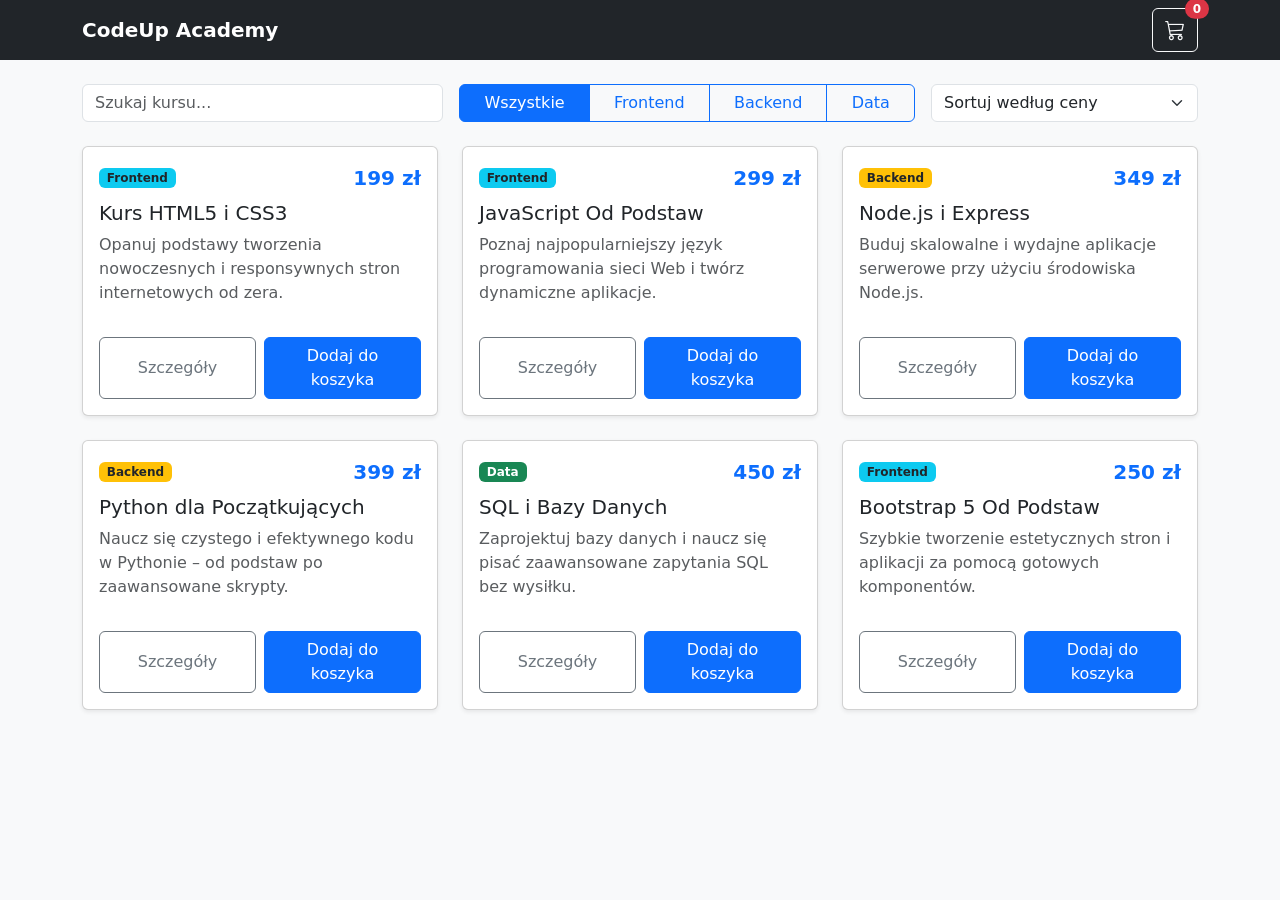
<file: strona/index.html>
<!DOCTYPE html>
<html lang="pl">
<head>
  <meta charset="UTF-8">
  <meta name="viewport" content="width=device-width, initial-scale=1.0">
  <title>CodeUp Academy - Katalog Kursów</title>
  <!-- Bootstrap 5 CSS -->
  <link href="https://cdn.jsdelivr.net/npm/bootstrap@5.3.0/dist/css/bootstrap.min.css" rel="stylesheet">
  <!-- Ikony Bootstrap -->
  <link href="https://cdn.jsdelivr.net/npm/bootstrap-icons@1.10.5/font/bootstrap-icons.css" rel="stylesheet">
  <link rel="stylesheet" href="style.css">
</head>
<body>

  <!-- Navbar -->
  <nav class="navbar navbar-expand-lg navbar-dark bg-dark sticky-top">
    <div class="container">
      <a class="navbar-brand fw-bold" href="#">CodeUp Academy</a>
      <button class="btn btn-outline-light position-relative" data-bs-toggle="modal" data-bs-target="#cartModal">
        <i class="bi bi-cart3 fs-5"></i>
        <span id="cart-badge" class="position-absolute top-0 start-100 translate-middle badge rounded-pill bg-danger">
          0
        </span>
      </button>
    </div>
  </nav>

  <!-- Pasek narzędzi: Wyszukiwarka, Filtry, Sortowanie -->
  <div class="container my-4">
    <div class="row g-3 align-items-center">
      <!-- Wyszukiwarka -->
      <div class="col-md-4">
        <input type="text" id="search-input" class="form-control" placeholder="Szukaj kursu...">
      </div>
      
      <!-- Filtry kategorii -->
      <div class="col-md-5 text-center">
        <div class="btn-group w-100" role="group" id="category-filters">
          <button type="button" class="btn btn-outline-primary active" data-category="all">Wszystkie</button>
          <button type="button" class="btn btn-outline-primary" data-category="Frontend">Frontend</button>
          <button type="button" class="btn btn-outline-primary" data-category="Backend">Backend</button>
          <button type="button" class="btn btn-outline-primary" data-category="Data">Data</button>
        </div>
      </div>

      <!-- Sortowanie -->
      <div class="col-md-3 text-end">
        <select id="sort-select" class="form-select">
          <option value="default" selected>Sortuj według ceny</option>
          <option value="asc">Cena: od najniższej</option>
          <option value="desc">Cena: od najwyższej</option>
        </select>
      </div>
    </div>
  </div>

  <!-- Katalog Kursów -->
  <main class="container mb-5">
    <div class="row g-4" id="courses-container">

      <!-- Kurs 1 -->
      <div class="col-md-6 col-lg-4 course-card-wrapper" 
           data-kategoria="Frontend" 
           data-price="199" 
           data-nazwa="Kurs HTML5 i CSS3" 
           data-opis="Opanuj podstawy tworzenia nowoczesnych i responsywnych stron internetowych od zera.">
        <div class="card h-100 shadow-sm">
          <div class="card-body d-flex flex-column">
            <div class="d-flex justify-content-between align-items-center mb-2">
              <span class="badge bg-info text-dark">Frontend</span>
              <span class="fw-bold fs-5 text-primary">199 zł</span>
            </div>
            <h5 class="card-title">Kurs HTML5 i CSS3</h5>
            <p class="card-text text-muted flex-grow-1">Opanuj podstawy tworzenia nowoczesnych i responsywnych stron internetowych od zera.</p>
            <div class="mt-3 d-flex gap-2">
              <button class="btn btn-outline-secondary w-50 btn-details">Szczegóły</button>
              <button class="btn btn-primary w-50 btn-add-cart">Dodaj do koszyka</button>
            </div>
          </div>
        </div>
      </div>

      <!-- Kurs 2 -->
      <div class="col-md-6 col-lg-4 course-card-wrapper" 
           data-kategoria="Frontend" 
           data-price="299" 
           data-nazwa="JavaScript Od Podstaw" 
           data-opis="Poznaj najpopularniejszy język programowania sieci Web i twórz dynamiczne aplikacje.">
        <div class="card h-100 shadow-sm">
          <div class="card-body d-flex flex-column">
            <div class="d-flex justify-content-between align-items-center mb-2">
              <span class="badge bg-info text-dark">Frontend</span>
              <span class="fw-bold fs-5 text-primary">299 zł</span>
            </div>
            <h5 class="card-title">JavaScript Od Podstaw</h5>
            <p class="card-text text-muted flex-grow-1">Poznaj najpopularniejszy język programowania sieci Web i twórz dynamiczne aplikacje.</p>
            <div class="mt-3 d-flex gap-2">
              <button class="btn btn-outline-secondary w-50 btn-details">Szczegóły</button>
              <button class="btn btn-primary w-50 btn-add-cart">Dodaj do koszyka</button>
            </div>
          </div>
        </div>
      </div>

      <!-- Kurs 3 -->
      <div class="col-md-6 col-lg-4 course-card-wrapper" 
           data-kategoria="Backend" 
           data-price="349" 
           data-nazwa="Node.js i Express" 
           data-opis="Buduj skalowalne i wydajne aplikacje serwerowe przy użyciu środowiska Node.js.">
        <div class="card h-100 shadow-sm">
          <div class="card-body d-flex flex-column">
            <div class="d-flex justify-content-between align-items-center mb-2">
              <span class="badge bg-warning text-dark">Backend</span>
              <span class="fw-bold fs-5 text-primary">349 zł</span>
            </div>
            <h5 class="card-title">Node.js i Express</h5>
            <p class="card-text text-muted flex-grow-1">Buduj skalowalne i wydajne aplikacje serwerowe przy użyciu środowiska Node.js.</p>
            <div class="mt-3 d-flex gap-2">
              <button class="btn btn-outline-secondary w-50 btn-details">Szczegóły</button>
              <button class="btn btn-primary w-50 btn-add-cart">Dodaj do koszyka</button>
            </div>
          </div>
        </div>
      </div>

      <!-- Kurs 4 -->
      <div class="col-md-6 col-lg-4 course-card-wrapper" 
           data-kategoria="Backend" 
           data-price="399" 
           data-nazwa="Python dla Początkujących" 
           data-opis="Naucz się czystego i efektywnego kodu w Pythonie – od podstaw po zaawansowane skrypty.">
        <div class="card h-100 shadow-sm">
          <div class="card-body d-flex flex-column">
            <div class="d-flex justify-content-between align-items-center mb-2">
              <span class="badge bg-warning text-dark">Backend</span>
              <span class="fw-bold fs-5 text-primary">399 zł</span>
            </div>
            <h5 class="card-title">Python dla Początkujących</h5>
            <p class="card-text text-muted flex-grow-1">Naucz się czystego i efektywnego kodu w Pythonie – od podstaw po zaawansowane skrypty.</p>
            <div class="mt-3 d-flex gap-2">
              <button class="btn btn-outline-secondary w-50 btn-details">Szczegóły</button>
              <button class="btn btn-primary w-50 btn-add-cart">Dodaj do koszyka</button>
            </div>
          </div>
        </div>
      </div>

      <!-- Kurs 5 -->
      <div class="col-md-6 col-lg-4 course-card-wrapper" 
           data-kategoria="Data" 
           data-price="450" 
           data-nazwa="SQL i Bazy Danych" 
           data-opis="Zaprojektuj bazy danych i naucz się pisać zaawansowane zapytania SQL bez wysiłku.">
        <div class="card h-100 shadow-sm">
          <div class="card-body d-flex flex-column">
            <div class="d-flex justify-content-between align-items-center mb-2">
              <span class="badge bg-success">Data</span>
              <span class="fw-bold fs-5 text-primary">450 zł</span>
            </div>
            <h5 class="card-title">SQL i Bazy Danych</h5>
            <p class="card-text text-muted flex-grow-1">Zaprojektuj bazy danych i naucz się pisać zaawansowane zapytania SQL bez wysiłku.</p>
            <div class="mt-3 d-flex gap-2">
              <button class="btn btn-outline-secondary w-50 btn-details">Szczegóły</button>
              <button class="btn btn-primary w-50 btn-add-cart">Dodaj do koszyka</button>
            </div>
          </div>
        </div>
      </div>

      <!-- Kurs 6 -->
      <div class="col-md-6 col-lg-4 course-card-wrapper" 
           data-kategoria="Frontend" 
           data-price="250" 
           data-nazwa="Bootstrap 5 Od Podstaw" 
           data-opis="Szybkie tworzenie estetycznych stron i aplikacji za pomocą gotowych komponentów.">
        <div class="card h-100 shadow-sm">
          <div class="card-body d-flex flex-column">
            <div class="d-flex justify-content-between align-items-center mb-2">
              <span class="badge bg-info text-dark">Frontend</span>
              <span class="fw-bold fs-5 text-primary">250 zł</span>
            </div>
            <h5 class="card-title">Bootstrap 5 Od Podstaw</h5>
            <p class="card-text text-muted flex-grow-1">Szybkie tworzenie estetycznych stron i aplikacji za pomocą gotowych komponentów.</p>
            <div class="mt-3 d-flex gap-2">
              <button class="btn btn-outline-secondary w-50 btn-details">Szczegóły</button>
              <button class="btn btn-primary w-50 btn-add-cart">Dodaj do koszyka</button>
            </div>
          </div>
        </div>
      </div>

    </div>
  </main>

  <!-- Wspólny Modal Szczegółów Kursu -->
  <div class="modal fade" id="courseModal" tabindex="-1" aria-hidden="true">
    <div class="modal-dialog">
      <div class="modal-content">
        <div class="modal-header">
          <h5 class="modal-title" id="modal-course-title">Nazwa kursu</h5>
          <button type="button" class="btn-close" data-bs-dismiss="modal" aria-label="Zamknij"></button>
        </div>
        <div class="modal-body">
          <p><strong>Kategoria:</strong> <span id="modal-course-category" class="badge bg-primary"></span></p>
          <p><strong>Cena:</strong> <span id="modal-course-price" class="fw-bold text-success"></span></p>
          <p><strong>Opis:</strong></p>
          <p id="modal-course-description" class="text-muted"></p>
        </div>
        <div class="modal-footer">
          <button type="button" class="btn btn-secondary" data-bs-dismiss="modal">Zamknij</button>
        </div>
      </div>
    </div>
  </div>

  <!-- Modal Koszyka -->
  <div class="modal fade" id="cartModal" tabindex="-1" aria-hidden="true">
    <div class="modal-dialog">
      <div class="modal-content">
        <div class="modal-header">
          <h5 class="modal-title">Twój Koszyk</h5>
          <button type="button" class="btn-close" data-bs-dismiss="modal" aria-label="Zamknij"></button>
        </div>
        <div class="modal-body">
          <ul id="cart-list" class="list-group mb-3">
            <!-- Tutaj dynamicznie pojawią się elementy koszyka -->
          </ul>
          <div class="d-flex justify-content-between align-items-center">
            <span class="fw-bold">Łącznie:</span>
            <span id="cart-total" class="fw-bold fs-5 text-primary">0 zł</span>
          </div>
        </div>
        <div class="modal-footer">
          <button type="button" class="btn btn-secondary" data-bs-dismiss="modal">Zamknij</button>
        </div>
      </div>
    </div>
  </div>

  <!-- Pojemnik na powiadomienia Toast (Bootstrap) -->
  <div class="toast-container position-fixed bottom-0 end-0 p-3">
    <div id="addToast" class="toast align-items-center text-bg-success border-0" role="alert" aria-live="assertive" aria-atomic="true">
      <div class="d-flex">
        <div class="toast-body">
          Dodano kurs do koszyka!
        </div>
        <button type="button" class="btn-close btn-close-white me-2 m-auto" data-bs-dismiss="toast" aria-label="Zamknij"></button>
      </div>
    </div>
  </div>

  <!-- Skrypty Bootstrap i jQuery -->
  <script src="https://code.jquery.com/jquery-3.7.0.min.js"></script>
  <script src="https://cdn.jsdelivr.net/npm/bootstrap@5.3.0/dist/js/bootstrap.bundle.min.js"></script>
  <script src="script.js"></script>
</body>
</html>
</file>
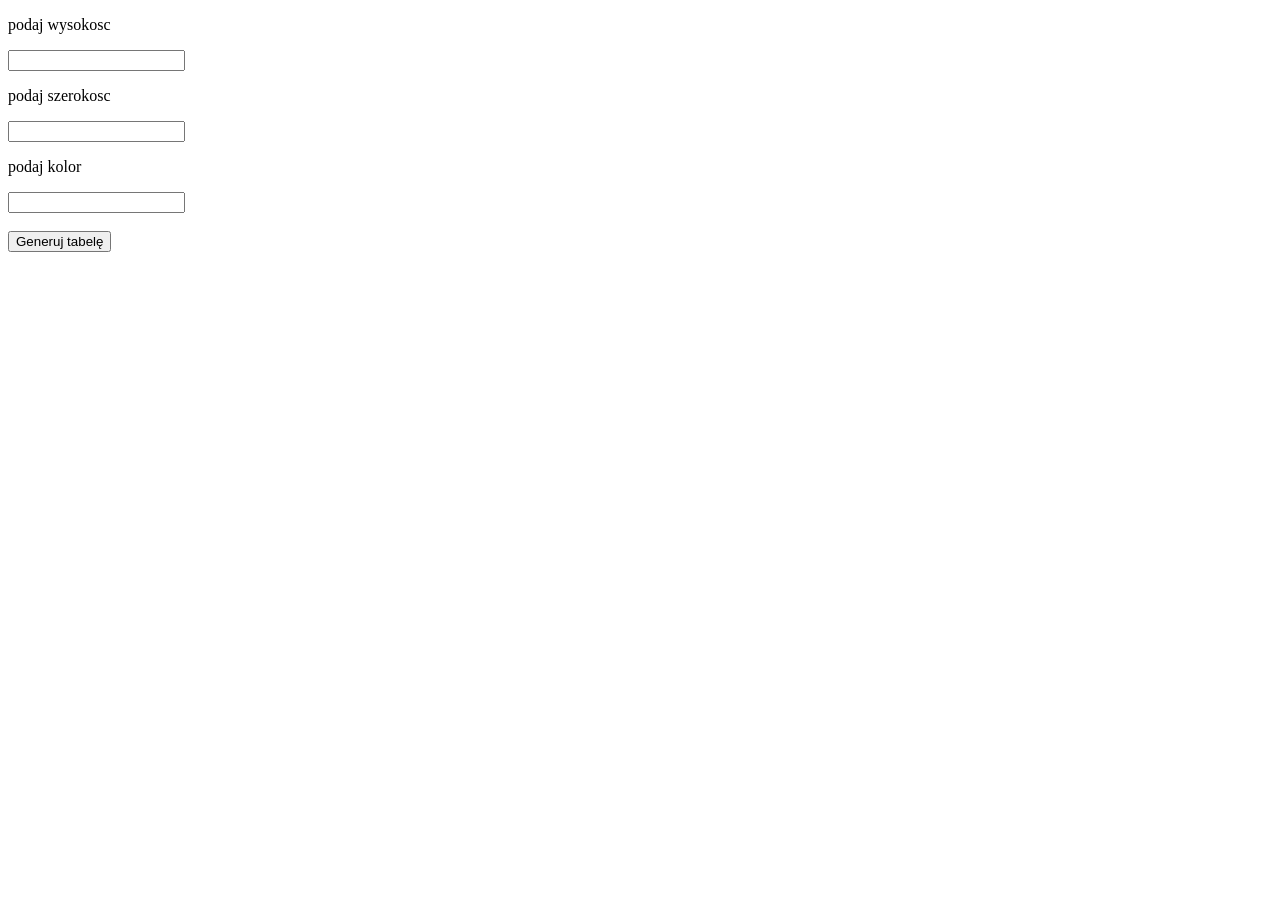
<file: 25.09.25/25.09.25.html>
<!DOCTYPE html>
<html lang="en">
<head>
    <meta charset="UTF-8">
    <meta name="viewport" content="width=device-width, initial-scale=1.0">
    <title>Document</title>
    <link rel="stylesheet" type="text/css" href="tabelka.css">
</head>
<body>
    <p>podaj wysokosc</p>
    <input type="number" id="wysokosc">
    <p>podaj szerokosc</p>
    <input type="number" id="szerokosc">
    <p>podaj kolor</p>
    <input id="kolor"><br></br>
    <button id="generuj">Generuj tabelę</button>
    <div id="tabela"></div>

    <!--
    <table>
          <tbody>
            <tr>
                <td></td>
                <td></td>
                <td></td>
                <td></td>
                <td></td>
            </tr>
            <tr>
                <td></td>
                <td></td>
                <td></td>
                <td></td>
                <td></td>
            </tr>
            <tr>
                <td></td>
                <td></td>
                <td></td>
                <td></td>
                <td></td>
            </tr>
            <tr>
                <td></td>
                <td></td>
                <td></td>
                <td></td>
                <td></td>
            </tr>
            <tr>
                <td></td>
                <td></td>
                <td></td>
                <td></td>
                <td></td>
            </tr>
        </tbody>
    </table>
    -->
    <script>
        const btn = document.getElementById("generuj");
        const container = document.getElementById("tabela");
        const kolorInput = document.getElementById("kolor");

        btn.addEventListener("click", () => {
            const rows = document.getElementById("wysokosc").value;
            const cols = document.getElementById("szerokosc").value;

            // wyczyść poprzednią tabelę
            container.innerHTML = "";

            // stwórz nową tabelę
            const table = document.createElement("table");
            for (let r = 0; r < rows; r++) {
                const tr = document.createElement("tr");
                for (let c = 0; c < cols; c++) {
                    const td = document.createElement("td");
                    td.addEventListener("click", function () {
                        const currentColor = kolorInput.value;
                        if (this.style.backgroundColor === currentColor) {
                            this.style.backgroundColor = "";
                        } else {
                            this.style.backgroundColor = currentColor;
                        }
                    });
                    tr.appendChild(td);
                }
                table.appendChild(tr);
            }

            container.appendChild(table);
        });
    </script>
</body>
</html>
</file>
<file: strona/style.css>
/* Drobne poprawki wizualne */
body {
  background-color: #f8f9fa;
}

.card {
  transition: transform 0.2s ease, box-shadow 0.2s ease;
}

.card:hover {
  transform: translateY(-5px);
  box-shadow: 0 8px 15px rgba(0, 0, 0, 0.1) !important;
}

.course-card-wrapper {
  transition: all 0.3s ease;
}
</file>
<file: 25.09.25/tabelka.css>
tr,td{
    border: 3px solid black;
    border-collapse: collapse;
}
tr,td{
    height: 100px;
    width: 100px;
}
table{

  justify-content: center; 
  align-items: center;
}
</file>
